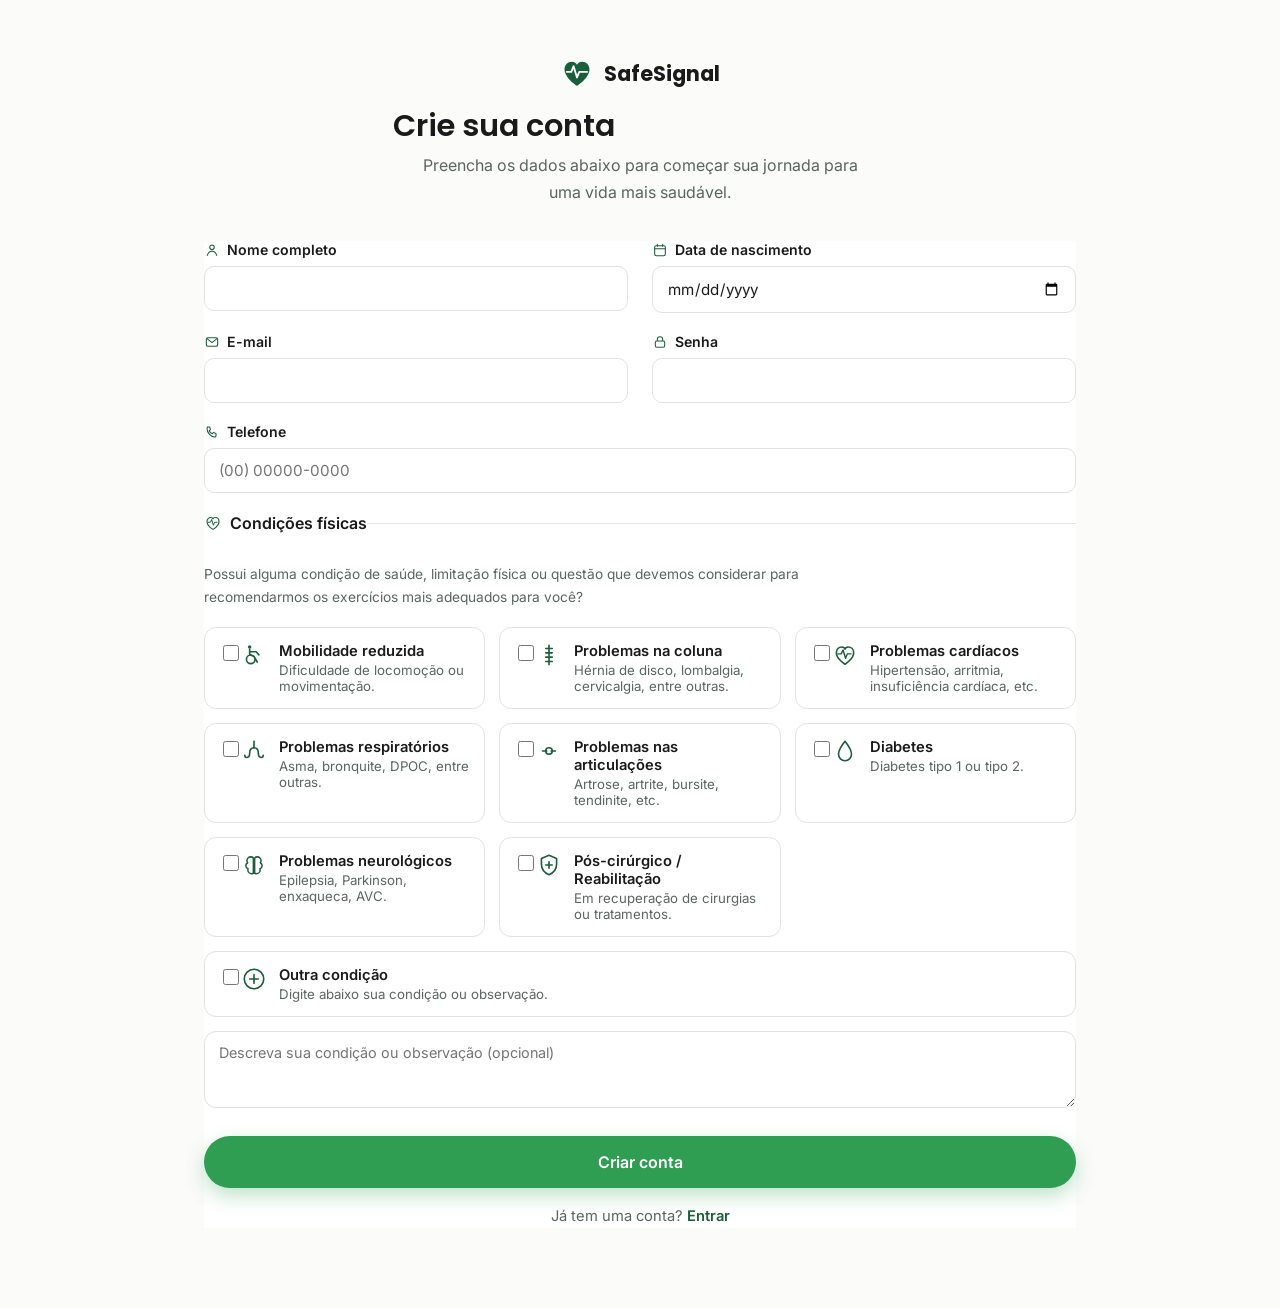
<file: cadastro.html>
<!DOCTYPE html>
<html lang="pt-BR">
<head>
<meta charset="UTF-8">
<meta name="viewport" content="width=device-width, initial-scale=1.0">
<title>Crie sua conta — SafeSignal</title>
<link rel="preconnect" href="https://fonts.googleapis.com">
<link rel="preconnect" href="https://fonts.gstatic.com" crossorigin>
<link href="https://fonts.googleapis.com/css2?family=Poppins:wght@400;500;600;700;800&family=Inter:wght@400;500;600&display=swap" rel="stylesheet">
<link rel="stylesheet" href="styles.css">
</head>
<body class="signup-page">

<main class="signup-wrap">
  <div class="container signup-container">

    <div class="signup-header">
      <a href="index.html" class="logo logo-center">
        <svg width="34" height="34" viewBox="0 0 30 30" fill="none"><path d="M15 26.5s-11-6.9-11-14.7C4 7.6 7 5 10.3 5c2.1 0 3.9 1.1 4.7 2.8C15.8 6.1 17.6 5 19.7 5 23 5 26 7.6 26 11.8 26 19.6 15 26.5 15 26.5z" fill="#1B5E3B"/><path d="M6 14h4l2-5 3 10 2-5h7" stroke="#fff" stroke-width="1.6" stroke-linecap="round" stroke-linejoin="round"/></svg>
        <span>SafeSignal</span>
      </a>
      <h1>Crie sua conta</h1>
      <p>Preencha os dados abaixo para começar sua jornada para uma vida mais saudável.</p>
    </div>

    <form class="signup-form" id="signupForm" novalidate>

      <div class="signup-row">
        <div class="field">
          <label for="fullName"><svg width="16" height="16" viewBox="0 0 24 24" fill="none"><circle cx="12" cy="8" r="3.4" stroke="#1B5E3B" stroke-width="1.6"/><path d="M5 20c1.2-3.8 4.2-6 7-6s5.8 2.2 7 6" stroke="#1B5E3B" stroke-width="1.6" stroke-linecap="round"/></svg> Nome completo</label>
          <input type="text" id="fullName" name="fullName" required>
        </div>
        <div class="field">
          <label for="birthDate"><svg width="16" height="16" viewBox="0 0 24 24" fill="none"><rect x="4" y="5.5" width="16" height="15" rx="2.5" stroke="#1B5E3B" stroke-width="1.6"/><path d="M4 10h16M8 3.5v3M16 3.5v3" stroke="#1B5E3B" stroke-width="1.6" stroke-linecap="round"/></svg> Data de nascimento</label>
          <input type="date" id="birthDate" name="birthDate" required>
        </div>
      </div>

      <div class="signup-row">
        <div class="field">
          <label for="email"><svg width="16" height="16" viewBox="0 0 24 24" fill="none"><rect x="3.5" y="5.5" width="17" height="13" rx="2.5" stroke="#1B5E3B" stroke-width="1.6"/><path d="M4.5 7l7.5 6 7.5-6" stroke="#1B5E3B" stroke-width="1.6" stroke-linecap="round" stroke-linejoin="round"/></svg> E-mail</label>
          <input type="email" id="email" name="email" required>
        </div>
        <div class="field">
          <label for="password"><svg width="16" height="16" viewBox="0 0 24 24" fill="none"><rect x="5" y="10.5" width="14" height="9.5" rx="2.2" stroke="#1B5E3B" stroke-width="1.6"/><path d="M8 10.5V8a4 4 0 0 1 8 0v2.5" stroke="#1B5E3B" stroke-width="1.6"/></svg> Senha</label>
          <input type="password" id="password" name="password" required minlength="6">
        </div>
      </div>

      <div class="signup-row single">
        <div class="field">
          <label for="phone"><svg width="16" height="16" viewBox="0 0 24 24" fill="none"><path d="M5 4.5h3.4l1.4 4-2 1.5c.9 2.1 2.6 3.8 4.7 4.7l1.5-2 4 1.4V17.5c0 1.1-.9 2-2 2C10.6 19.5 4.5 13.4 4.5 6.5c0-1.1.9-2 2-2z" stroke="#1B5E3B" stroke-width="1.6" stroke-linejoin="round"/></svg> Telefone</label>
          <input type="tel" id="phone" name="phone" placeholder="(00) 00000-0000">
        </div>
      </div>

      <fieldset class="conditions">
        <legend>
          <svg width="18" height="18" viewBox="0 0 24 24" fill="none"><path d="M12 20.5s-8-4.9-8-10.6C4 6.7 6.3 4.6 9 4.6c1.4 0 2.7.7 3 2 .3-1.3 1.6-2 3-2 2.7 0 5 2.1 5 5.3 0 5.7-8 10.6-8 10.6z" stroke="#1B5E3B" stroke-width="1.5" stroke-linejoin="round"/><path d="M5.5 11h3l1.7-3.6L12.5 15l1.6-4h3.4" stroke="#1B5E3B" stroke-width="1.3" stroke-linecap="round" stroke-linejoin="round"/></svg>
          Condições físicas
        </legend>
        <p class="conditions-hint">Possui alguma condição de saúde, limitação física ou questão que devemos considerar para recomendarmos os exercícios mais adequados para você?</p>

        <div class="conditions-grid">
          <label class="condition-card">
            <input type="checkbox" name="condicoes" value="mobilidade-reduzida">
            <svg width="26" height="26" viewBox="0 0 24 24" fill="none"><circle cx="9" cy="16" r="4" stroke="#1B5E3B" stroke-width="1.5"/><circle cx="8" cy="4.5" r="1.6" fill="#1B5E3B"/><path d="M8 6.5v5l4 2 3 5M8 9h6l2.5 3" stroke="#1B5E3B" stroke-width="1.5" stroke-linecap="round" stroke-linejoin="round"/></svg>
            <span><strong>Mobilidade reduzida</strong>Dificuldade de locomoção ou movimentação.</span>
          </label>

          <label class="condition-card">
            <input type="checkbox" name="condicoes" value="problemas-coluna">
            <svg width="26" height="26" viewBox="0 0 24 24" fill="none"><path d="M12 3v18M9 6h6M9 10h6M9 14h6M9 18h6" stroke="#1B5E3B" stroke-width="1.5" stroke-linecap="round"/></svg>
            <span><strong>Problemas na coluna</strong>Hérnia de disco, lombalgia, cervicalgia, entre outras.</span>
          </label>

          <label class="condition-card">
            <input type="checkbox" name="condicoes" value="problemas-cardiacos">
            <svg width="26" height="26" viewBox="0 0 24 24" fill="none"><path d="M12 20.5s-8-4.9-8-10.6C4 6.7 6.3 4.6 9 4.6c1.4 0 2.7.7 3 2 .3-1.3 1.6-2 3-2 2.7 0 5 2.1 5 5.3 0 5.7-8 10.6-8 10.6z" stroke="#1B5E3B" stroke-width="1.5" stroke-linejoin="round"/><path d="M5.5 11h3l1.7-3.6L12.5 15l1.6-4h3.4" stroke="#1B5E3B" stroke-width="1.3" stroke-linecap="round" stroke-linejoin="round"/></svg>
            <span><strong>Problemas cardíacos</strong>Hipertensão, arritmia, insuficiência cardíaca, etc.</span>
          </label>

          <label class="condition-card">
            <input type="checkbox" name="condicoes" value="problemas-respiratorios">
            <svg width="26" height="26" viewBox="0 0 24 24" fill="none"><path d="M12 3v6" stroke="#1B5E3B" stroke-width="1.5" stroke-linecap="round"/><path d="M12 9c-1.5 0-4 1-4 5 0 3-1.5 4-3 4-1 0-1.5-1-1.5-2" stroke="#1B5E3B" stroke-width="1.5" stroke-linecap="round"/><path d="M12 9c1.5 0 4 1 4 5 0 3 1.5 4 3 4 1 0 1.5-1 1.5-2" stroke="#1B5E3B" stroke-width="1.5" stroke-linecap="round"/></svg>
            <span><strong>Problemas respiratórios</strong>Asma, bronquite, DPOC, entre outras.</span>
          </label>

          <label class="condition-card">
            <input type="checkbox" name="condicoes" value="problemas-articulacoes">
            <svg width="26" height="26" viewBox="0 0 24 24" fill="none"><path d="M6 12h4M14 12h4" stroke="#1B5E3B" stroke-width="1.5" stroke-linecap="round"/><circle cx="12" cy="12" r="3" stroke="#1B5E3B" stroke-width="1.5"/></svg>
            <span><strong>Problemas nas articulações</strong>Artrose, artrite, bursite, tendinite, etc.</span>
          </label>

          <label class="condition-card">
            <input type="checkbox" name="condicoes" value="diabetes">
            <svg width="26" height="26" viewBox="0 0 24 24" fill="none"><path d="M12 3s6 7.5 6 12a6 6 0 0 1-12 0c0-4.5 6-12 6-12z" stroke="#1B5E3B" stroke-width="1.5" stroke-linejoin="round"/></svg>
            <span><strong>Diabetes</strong>Diabetes tipo 1 ou tipo 2.</span>
          </label>

          <label class="condition-card">
            <input type="checkbox" name="condicoes" value="problemas-neurologicos">
            <svg width="26" height="26" viewBox="0 0 24 24" fill="none"><path d="M9 4.5c-2 0-3.5 1.6-3.5 3.4 0 .8.3 1.5.7 2-1 .5-1.7 1.5-1.7 2.7 0 1.3.8 2.4 2 2.8-.1.3-.2.7-.2 1.1 0 1.9 1.6 3.5 3.5 3.5.6 0 1.1-.1 1.6-.4V6.3c0-1-.9-1.8-2-1.8z" stroke="#1B5E3B" stroke-width="1.4" stroke-linejoin="round"/><path d="M15 4.5c2 0 3.5 1.6 3.5 3.4 0 .8-.3 1.5-.7 2 1 .5 1.7 1.5 1.7 2.7 0 1.3-.8 2.4-2 2.8.1.3.2.7.2 1.1 0 1.9-1.6 3.5-3.5 3.5-.6 0-1.1-.1-1.6-.4V6.3c0-1 .9-1.8 2-1.8z" stroke="#1B5E3B" stroke-width="1.4" stroke-linejoin="round"/></svg>
            <span><strong>Problemas neurológicos</strong>Epilepsia, Parkinson, enxaqueca, AVC.</span>
          </label>

          <label class="condition-card">
            <input type="checkbox" name="condicoes" value="pos-cirurgico">
            <svg width="26" height="26" viewBox="0 0 24 24" fill="none"><path d="M12 3l7 3v5c0 5-3.4 8.4-7 10-3.6-1.6-7-5-7-10V6l7-3z" stroke="#1B5E3B" stroke-width="1.5" stroke-linejoin="round"/><path d="M9 12h6M12 9v6" stroke="#1B5E3B" stroke-width="1.5" stroke-linecap="round"/></svg>
            <span><strong>Pós-cirúrgico / Reabilitação</strong>Em recuperação de cirurgias ou tratamentos.</span>
          </label>

          <label class="condition-card condition-other">
            <input type="checkbox" id="otherConditionCheck" name="condicoes" value="outra">
            <svg width="26" height="26" viewBox="0 0 24 24" fill="none"><circle cx="12" cy="12" r="9" stroke="#1B5E3B" stroke-width="1.5"/><path d="M12 8v8M8 12h8" stroke="#1B5E3B" stroke-width="1.5" stroke-linecap="round"/></svg>
            <span><strong>Outra condição</strong>Digite abaixo sua condição ou observação.</span>
          </label>
        </div>

        <textarea id="otherConditionText" name="outraCondicao" placeholder="Descreva sua condição ou observação (opcional)" rows="3"></textarea>
      </fieldset>

      <button type="submit" class="btn btn-primary btn-block btn-lg">Criar conta</button>
      <p class="signup-login-link">Já tem uma conta? <a href="index.html#login">Entrar</a></p>
    </form>

  </div>
</main>

<div class="toast" id="toast"></div>

<script src="script.js"></script>
</body>
</html>
</file>
<file: styles.css>
:root{
  --green-dark:#1B5E3B;
  --green-darker:#154A2F;
  --green:#2F9E52;
  --green-light:#EAF6EE;
  --gray-bg:#F5F5F5;
  --text:#1A1A1A;
  --text-muted:#5B6560;
  --white:#ffffff;
  --radius:16px;
  --radius-pill:999px;
  --shadow:0 10px 30px rgba(15,45,30,.08);
  --container:1240px;
}

*{box-sizing:border-box;}
html{scroll-behavior:smooth;}
body{
  margin:0;
  font-family:'Inter',sans-serif;
  color:var(--text);
  background:var(--white);
  -webkit-font-smoothing:antialiased;
}
h1,h2,h3,.logo span{font-family:'Poppins',sans-serif;}
h1,h2,h3{margin:0 0 .5em 0;line-height:1.2;font-weight:600;}
p{margin:0 0 1em 0;color:var(--text-muted);line-height:1.65;}
a{color:inherit;text-decoration:none;}
img{max-width:100%;display:block;}
ul{list-style:none;margin:0;padding:0;}
button{font-family:inherit;cursor:pointer;}
:focus-visible{outline:3px solid #8fd6ab;outline-offset:2px;}

.container{
  width:100%;
  max-width:var(--container);
  margin:0 auto;
  padding:0 24px;
}

/* ---------- Buttons ---------- */
.btn{
  display:inline-flex;
  align-items:center;
  justify-content:center;
  gap:8px;
  padding:14px 28px;
  border-radius:var(--radius-pill);
  font-weight:600;
  font-size:.95rem;
  border:none;
  transition:transform .15s ease, box-shadow .15s ease, background .15s ease;
  white-space:nowrap;
}
.btn:hover{transform:translateY(-2px);}
.btn-primary{background:var(--green);color:#fff;box-shadow:0 8px 20px rgba(47,158,82,.3);}
.btn-primary:hover{background:#288b47;}
.btn-block{width:100%;}
.btn-white-pill{background:#fff;color:var(--green-dark);}
.btn-white-pill:hover{background:#eafaf0;}
.btn-outline-pill{
  background:transparent;
  border:1.5px solid rgba(255,255,255,.7);
  color:#fff;
  padding:10px 20px;
}
.btn-outline-pill:hover{background:rgba(255,255,255,.12);}
.arrow{display:inline-block;transition:transform .15s ease;}
.btn:hover .arrow{transform:translateX(3px);}

.eyebrow{
  color:var(--green);
  font-weight:600;
  font-size:.95rem;
  margin-bottom:8px;
}
.center{text-align:center;margin-left:auto;margin-right:auto;}

/* ---------- Header ---------- */
.site-header{
  background:var(--green-dark);
  position:sticky;
  top:0;
  z-index:100;
}
.header-inner{
  display:flex;
  align-items:center;
  justify-content:space-between;
  gap:24px;
  height:76px;
}
.logo{display:flex;align-items:center;gap:10px;color:#fff;font-weight:700;font-size:1.2rem;flex-shrink:0;}
.main-nav{display:flex;align-items:center;gap:32px;margin-left:8px;}
.main-nav a{color:rgba(255,255,255,.85);font-weight:500;font-size:.95rem;padding:6px 0;border-bottom:2px solid transparent;}
.main-nav a:hover,.main-nav a.active{color:#fff;border-bottom-color:#fff;}
.header-login{margin-left:auto;flex-shrink:0;}
.menu-toggle{
  display:none;
  background:none;border:none;
  flex-direction:column;gap:5px;
  padding:6px;
}
.menu-toggle span{width:24px;height:2px;background:#fff;display:block;border-radius:2px;}

/* ---------- Hero ---------- */
.hero{padding:64px 0 40px;}
.hero-grid{
  display:grid;
  grid-template-columns:1.05fr .95fr;
  gap:48px;
  align-items:center;
}
.hero-text{max-width:520px;}
h1{font-size:2.6rem;max-width:600px;}
.text-accent{color:var(--green);}
.hero-features{
  display:grid;
  grid-template-columns:repeat(3,1fr);
  gap:24px;
  margin:32px 0 32px;
}
.hero-feature h3{font-size:1.02rem;margin:10px 0 6px;}
.hero-feature p{font-size:.86rem;margin:0;}
.hero-media{position:relative;}
.hero-media-blob{
  position:absolute;
  inset:0;
  background:var(--green-light);
  border-radius:50% 50% 4% 50%/50% 50% 50% 4%;
  transform:scale(1.05);
  z-index:0;
}
.hero-img{
  position:relative;
  z-index:1;
  border-radius:50% 50% 4% 50%/50% 50% 50% 4%;
  width:100%;
  aspect-ratio:4/4.6;
  object-fit:cover;
}

/* ---------- Programs ---------- */
.programs{background:var(--gray-bg);padding:80px 0;}
.programs-grid{
  display:grid;
  grid-template-columns:.9fr 1.1fr;
  gap:56px;
  align-items:center;
}
.programs-media img{border-radius:var(--radius);width:100%;height:460px;object-fit:cover;box-shadow:var(--shadow);}
.programs-copy h2{font-size:2rem;max-width:480px;}
.check-list{margin:28px 0 24px;}
.check-list li{
  display:flex;align-items:center;gap:12px;
  padding:9px 0;
  font-size:1.02rem;
  color:var(--text);
}
.check{
  width:24px;height:24px;flex-shrink:0;
  border-radius:50%;
  background:var(--green);
  color:#fff;
  display:flex;align-items:center;justify-content:center;
  font-size:.75rem;font-weight:700;
}
.carousel-controls{display:flex;align-items:center;gap:18px;}
.carousel-controls button{
  width:38px;height:38px;border-radius:50%;
  border:1.5px solid #d6dcd8;
  background:#fff;
  font-size:1.2rem;color:var(--green-dark);
  display:flex;align-items:center;justify-content:center;
}
.carousel-controls button:hover{background:var(--green);color:#fff;border-color:var(--green);}
#carouselCount{color:var(--text-muted);font-weight:500;font-size:.9rem;}

/* ---------- CTA strip ---------- */
.cta-strip{background:var(--green-dark);padding:36px 0;}
.cta-strip-inner{
  display:flex;align-items:center;justify-content:space-between;gap:24px;flex-wrap:wrap;
}
.cta-strip-text{display:flex;align-items:center;gap:18px;}
.cta-strip-text p{color:rgba(255,255,255,.85);margin:0 0 2px;font-size:.9rem;}
.cta-strip-text h2{color:#fff;margin:0;font-size:1.5rem;}

/* ---------- Why ---------- */
.why{padding:90px 0;}
.why h2{font-size:2rem;max-width:600px;margin:0 auto 48px;}
.why-grid{
  display:grid;
  grid-template-columns:repeat(4,1fr);
}
.why-item{
  padding:0 28px;
  text-align:center;
  border-left:1px solid #e4e8e5;
}
.why-item:first-child{border-left:none;}
.why-item h3{font-size:1.05rem;margin:16px 0 10px;}
.why-item p{font-size:.9rem;}

/* ---------- Dark strip ---------- */
.dark-strip{background:var(--green-dark);padding:56px 0;}
.dark-strip-inner{display:flex;align-items:center;gap:40px;}
.dark-strip-left{display:flex;align-items:center;gap:18px;flex:1;min-width:280px;}
.dark-strip-left h2{color:#fff;margin:0;font-size:1.7rem;max-width:360px;}
.dark-strip-divider{width:1px;align-self:stretch;background:rgba(255,255,255,.25);}
.dark-strip-right{flex:1;min-width:280px;display:flex;flex-direction:column;gap:18px;align-items:flex-start;}
.dark-strip-right p{color:rgba(255,255,255,.85);margin:0;}

/* ---------- About / Quem somos ---------- */
.about{padding:90px 0;}
.about-grid{
  display:grid;
  grid-template-columns:1.1fr .9fr;
  gap:56px;
  align-items:center;
}
.about h2{font-size:2rem;}
.mission-vision{
  display:grid;
  grid-template-columns:1fr 1fr;
  gap:28px;
  margin:28px 0 32px;
  padding-top:24px;
  border-top:1px solid #e4e8e5;
}
.mission-vision h3{font-size:1.02rem;margin:12px 0 6px;}
.mission-vision p{font-size:.86rem;}
.stats{
  display:grid;
  grid-template-columns:repeat(4,1fr);
  gap:20px;
}
.stat{display:flex;align-items:center;gap:10px;}
.stat strong{display:block;font-size:1.3rem;font-family:'Poppins',sans-serif;}
.stat span{display:block;font-size:.78rem;color:var(--text-muted);}
.about-media img{border-radius:var(--radius);width:100%;height:520px;object-fit:cover;box-shadow:var(--shadow);}

/* ---------- Footer ---------- */
.site-footer{background:var(--green-darker);color:rgba(255,255,255,.85);padding:64px 0 0;}
.footer-grid{
  display:grid;
  grid-template-columns:1.3fr .8fr .8fr 1.2fr;
  gap:40px;
  padding-bottom:48px;
  border-bottom:1px solid rgba(255,255,255,.12);
}
.logo-light span{color:#fff;}
.footer-brand p{color:rgba(255,255,255,.65);font-size:.9rem;margin-top:14px;}
.footer-col h4,.footer-login h4{color:#fff;font-family:'Poppins',sans-serif;font-size:1.05rem;margin-bottom:16px;}
.footer-col{display:flex;flex-direction:column;gap:12px;}
.footer-col a{color:rgba(255,255,255,.7);font-size:.92rem;}
.footer-col a:hover{color:#fff;}
.footer-login p{color:rgba(255,255,255,.7);font-size:.88rem;margin:0 0 16px;}
.footer-login form{display:flex;flex-direction:column;gap:12px;}
.footer-login input{
  border:none;border-radius:var(--radius-pill);
  padding:13px 20px;
  font-size:.92rem;
  font-family:inherit;
  background:#fff;
  color:var(--text);
}
.footer-login input::placeholder{color:#8a938e;}
.footer-signup{text-align:center;margin:4px 0 0;font-size:.86rem;color:rgba(255,255,255,.7);}
.footer-signup a{color:#fff;font-weight:600;text-decoration:underline;}
.footer-bottom{padding:20px 24px;text-align:center;}
.footer-bottom p{color:rgba(255,255,255,.55);font-size:.82rem;margin:0;}

/* ---------- Modal ---------- */
.modal-overlay{
  position:fixed;inset:0;
  background:rgba(15,30,22,.55);
  display:flex;align-items:center;justify-content:center;
  padding:20px;
  opacity:0;pointer-events:none;
  transition:opacity .2s ease;
  z-index:1000;
}
.modal-overlay.open{opacity:1;pointer-events:auto;}
.modal{
  background:#fff;
  border-radius:var(--radius);
  padding:36px;
  width:100%;max-width:400px;
  position:relative;
  transform:translateY(12px);
  transition:transform .2s ease;
  box-shadow:0 20px 60px rgba(0,0,0,.25);
}
.modal-overlay.open .modal{transform:translateY(0);}
.modal-close{
  position:absolute;top:16px;right:16px;
  width:32px;height:32px;border-radius:50%;
  border:none;background:var(--gray-bg);
  font-size:1.3rem;line-height:1;color:var(--text);
}
.modal h2{font-size:1.4rem;}
.modal-subtitle{margin-bottom:20px;font-size:.9rem;}
.modal form{display:flex;flex-direction:column;gap:14px;}
.modal label{font-size:.82rem;font-weight:600;margin-bottom:-8px;}
.modal input{
  border:1.5px solid #e0e4e1;
  border-radius:12px;
  padding:12px 16px;
  font-size:.95rem;
  font-family:inherit;
}
.modal input:focus{border-color:var(--green);}
.modal-signup{text-align:center;margin:16px 0 0;font-size:.88rem;}
.modal-signup a{color:var(--green-dark);font-weight:600;}

/* ---------- Toast ---------- */
.toast{
  position:fixed;bottom:24px;left:50%;
  transform:translateX(-50%) translateY(20px);
  background:var(--green-dark);color:#fff;
  padding:14px 24px;border-radius:var(--radius-pill);
  font-size:.9rem;
  opacity:0;pointer-events:none;
  transition:opacity .25s ease, transform .25s ease;
  z-index:1200;
  box-shadow:var(--shadow);
}
.toast.show{opacity:1;transform:translateX(-50%) translateY(0);}

/* ---------- Responsive ---------- */
@media (max-width:980px){
  .hero-grid,.programs-grid,.about-grid{grid-template-columns:1fr;}
  .programs-media{order:-1;}
  .why-grid{grid-template-columns:repeat(2,1fr);row-gap:36px;}
  .why-item{border-left:none;border-top:1px solid #e4e8e5;padding:28px 12px 0;}
  .why-item:first-child{border-top:none;padding-top:0;}
  .stats{grid-template-columns:repeat(2,1fr);row-gap:20px;}
  .footer-grid{grid-template-columns:1fr 1fr;}
  h1{font-size:2.1rem;}
}
@media (max-width:760px){
  .main-nav{
    position:fixed;top:76px;left:0;right:0;
    background:var(--green-dark);
    flex-direction:column;
    align-items:flex-start;
    gap:0;
    padding:8px 24px 16px;
    transform:translateY(-8px);
    opacity:0;pointer-events:none;
    transition:opacity .2s ease, transform .2s ease;
  }
  .main-nav.open{opacity:1;pointer-events:auto;transform:translateY(0);}
  .main-nav a{width:100%;padding:12px 0;border-bottom:1px solid rgba(255,255,255,.12);}
  .menu-toggle{display:flex;}
  .header-login span{display:none;}
  .header-login{padding:10px;}
  .hero-features{grid-template-columns:1fr;}
  .why-grid{grid-template-columns:1fr;}
  .why-item{padding:24px 0 0;}
  .dark-strip-inner{flex-direction:column;align-items:flex-start;}
  .dark-strip-divider{display:none;}
  .footer-grid{grid-template-columns:1fr;}
  .stats{grid-template-columns:1fr 1fr;}
  h1{font-size:1.8rem;}
}

:root{
  --green-dark:#1B5E3B;
  --green-darker:#154A2F;
  --green:#2F9E52;
  --green-light:#EAF6EE;
  --gray-bg:#F5F5F5;
  --text:#1A1A1A;
  --text-muted:#5B6560;
  --white:#ffffff;
  --radius:16px;
  --radius-pill:999px;
  --shadow:0 10px 30px rgba(15,45,30,.08);
  --container:1240px;
}

*{box-sizing:border-box;}
html{scroll-behavior:smooth;}
body{
  margin:0;
  font-family:'Inter',sans-serif;
  color:var(--text);
  background:var(--white);
  -webkit-font-smoothing:antialiased;
}
h1,h2,h3,.logo span{font-family:'Poppins',sans-serif;}
h1,h2,h3{margin:0 0 .5em 0;line-height:1.2;font-weight:600;}
p{margin:0 0 1em 0;color:var(--text-muted);line-height:1.65;}
a{color:inherit;text-decoration:none;}
img{max-width:100%;display:block;}
ul{list-style:none;margin:0;padding:0;}
button{font-family:inherit;cursor:pointer;}
:focus-visible{outline:3px solid #8fd6ab;outline-offset:2px;}

.container{
  width:100%;
  max-width:var(--container);
  margin:0 auto;
  padding:0 24px;
}

/* ---------- Buttons ---------- */
.btn{
  display:inline-flex;
  align-items:center;
  justify-content:center;
  gap:8px;
  padding:14px 28px;
  border-radius:var(--radius-pill);
  font-weight:600;
  font-size:.95rem;
  border:none;
  transition:transform .15s ease, box-shadow .15s ease, background .15s ease;
  white-space:nowrap;
}
.btn:hover{transform:translateY(-2px);}
.btn-primary{background:var(--green);color:#fff;box-shadow:0 8px 20px rgba(47,158,82,.3);}
.btn-primary:hover{background:#288b47;}
.btn-block{width:100%;}
.btn-white-pill{background:#fff;color:var(--green-dark);}
.btn-white-pill:hover{background:#eafaf0;}
.btn-outline-pill{
  background:transparent;
  border:1.5px solid rgba(255,255,255,.7);
  color:#fff;
  padding:10px 20px;
}
.btn-outline-pill:hover{background:rgba(255,255,255,.12);}
.arrow{display:inline-block;transition:transform .15s ease;}
.btn:hover .arrow{transform:translateX(3px);}

.eyebrow{
  color:var(--green);
  font-weight:600;
  font-size:.95rem;
  margin-bottom:8px;
}
.center{text-align:center;margin-left:auto;margin-right:auto;}

/* ---------- Header ---------- */
.site-header{
  background:var(--green-dark);
  position:sticky;
  top:0;
  z-index:100;
}
.header-inner{
  display:flex;
  align-items:center;
  justify-content:space-between;
  gap:24px;
  height:76px;
}
.logo{display:flex;align-items:center;gap:10px;color:#fff;font-weight:700;font-size:1.2rem;flex-shrink:0;}
.main-nav{display:flex;align-items:center;gap:32px;margin-left:8px;}
.main-nav a{color:rgba(255,255,255,.85);font-weight:500;font-size:.95rem;padding:6px 0;border-bottom:2px solid transparent;}
.main-nav a:hover,.main-nav a.active{color:#fff;border-bottom-color:#fff;}
.header-login{margin-left:auto;flex-shrink:0;}
.menu-toggle{
  display:none;
  background:none;border:none;
  flex-direction:column;gap:5px;
  padding:6px;
}
.menu-toggle span{width:24px;height:2px;background:#fff;display:block;border-radius:2px;}

/* ---------- Hero ---------- */
.hero{padding:64px 0 40px;}
.hero-grid{
  display:grid;
  grid-template-columns:1.05fr .95fr;
  gap:48px;
  align-items:center;
}
.hero-text{max-width:520px;}
h1{font-size:2.6rem;max-width:600px;}
.text-accent{color:var(--green);}
.hero-features{
  display:grid;
  grid-template-columns:repeat(3,1fr);
  gap:24px;
  margin:32px 0 32px;
}
.hero-feature h3{font-size:1.02rem;margin:10px 0 6px;}
.hero-feature p{font-size:.86rem;margin:0;}
.hero-media{position:relative;}
.hero-media-blob{
  position:absolute;
  inset:0;
  background:var(--green-light);
  border-radius:50% 50% 4% 50%/50% 50% 50% 4%;
  transform:scale(1.05);
  z-index:0;
}
.hero-img{
  position:relative;
  z-index:1;
  border-radius:50% 50% 4% 50%/50% 50% 50% 4%;
  width:100%;
  aspect-ratio:4/4.6;
  object-fit:cover;
}

/* ---------- Programs ---------- */
.programs{background:var(--gray-bg);padding:80px 0;}
.programs-grid{
  display:grid;
  grid-template-columns:.9fr 1.1fr;
  gap:56px;
  align-items:center;
}
.programs-media img{border-radius:var(--radius);width:100%;height:460px;object-fit:cover;box-shadow:var(--shadow);}
.programs-copy h2{font-size:2rem;max-width:480px;}
.check-list{margin:28px 0 24px;}
.check-list li{
  display:flex;align-items:center;gap:12px;
  padding:9px 0;
  font-size:1.02rem;
  color:var(--text);
}
.check{
  width:24px;height:24px;flex-shrink:0;
  border-radius:50%;
  background:var(--green);
  color:#fff;
  display:flex;align-items:center;justify-content:center;
  font-size:.75rem;font-weight:700;
}
.carousel-controls{display:flex;align-items:center;gap:18px;}
.carousel-controls button{
  width:38px;height:38px;border-radius:50%;
  border:1.5px solid #d6dcd8;
  background:#fff;
  font-size:1.2rem;color:var(--green-dark);
  display:flex;align-items:center;justify-content:center;
}
.carousel-controls button:hover{background:var(--green);color:#fff;border-color:var(--green);}
#carouselCount{color:var(--text-muted);font-weight:500;font-size:.9rem;}

/* ---------- CTA strip ---------- */
.cta-strip{background:var(--green-dark);padding:36px 0;}
.cta-strip-inner{
  display:flex;align-items:center;justify-content:space-between;gap:24px;flex-wrap:wrap;
}
.cta-strip-text{display:flex;align-items:center;gap:18px;}
.cta-strip-text p{color:rgba(255,255,255,.85);margin:0 0 2px;font-size:.9rem;}
.cta-strip-text h2{color:#fff;margin:0;font-size:1.5rem;}

/* ---------- Why ---------- */
.why{padding:90px 0;}
.why h2{font-size:2rem;max-width:600px;margin:0 auto 48px;}
.why-grid{
  display:grid;
  grid-template-columns:repeat(4,1fr);
}
.why-item{
  padding:0 28px;
  text-align:center;
  border-left:1px solid #e4e8e5;
}
.why-item:first-child{border-left:none;}
.why-item h3{font-size:1.05rem;margin:16px 0 10px;}
.why-item p{font-size:.9rem;}

/* ---------- Dark strip ---------- */
.dark-strip{background:var(--green-dark);padding:56px 0;}
.dark-strip-inner{display:flex;align-items:center;gap:40px;}
.dark-strip-left{display:flex;align-items:center;gap:18px;flex:1;min-width:280px;}
.dark-strip-left h2{color:#fff;margin:0;font-size:1.7rem;max-width:360px;}
.dark-strip-divider{width:1px;align-self:stretch;background:rgba(255,255,255,.25);}
.dark-strip-right{flex:1;min-width:280px;display:flex;flex-direction:column;gap:18px;align-items:flex-start;}
.dark-strip-right p{color:rgba(255,255,255,.85);margin:0;}

/* ---------- About / Quem somos ---------- */
.about{padding:90px 0;}
.about-grid{
  display:grid;
  grid-template-columns:1.1fr .9fr;
  gap:56px;
  align-items:center;
}
.about h2{font-size:2rem;}
.mission-vision{
  display:grid;
  grid-template-columns:1fr 1fr;
  gap:28px;
  margin:28px 0 32px;
  padding-top:24px;
  border-top:1px solid #e4e8e5;
}
.mission-vision h3{font-size:1.02rem;margin:12px 0 6px;}
.mission-vision p{font-size:.86rem;}
.stats{
  display:grid;
  grid-template-columns:repeat(4,1fr);
  gap:20px;
}
.stat{display:flex;align-items:center;gap:10px;}
.stat strong{display:block;font-size:1.3rem;font-family:'Poppins',sans-serif;}
.stat span{display:block;font-size:.78rem;color:var(--text-muted);}
.about-media img{border-radius:var(--radius);width:100%;height:520px;object-fit:cover;box-shadow:var(--shadow);}

/* ---------- Footer ---------- */
.site-footer{background:var(--green-darker);color:rgba(255,255,255,.85);padding:64px 0 0;}
.footer-grid{
  display:grid;
  grid-template-columns:1.3fr .8fr .8fr 1.2fr;
  gap:40px;
  padding-bottom:48px;
  border-bottom:1px solid rgba(255,255,255,.12);
}
.logo-light span{color:#fff;}
.footer-brand p{color:rgba(255,255,255,.65);font-size:.9rem;margin-top:14px;}
.footer-col h4,.footer-login h4{color:#fff;font-family:'Poppins',sans-serif;font-size:1.05rem;margin-bottom:16px;}
.footer-col{display:flex;flex-direction:column;gap:12px;}
.footer-col a{color:rgba(255,255,255,.7);font-size:.92rem;}
.footer-col a:hover{color:#fff;}
.footer-login p{color:rgba(255,255,255,.7);font-size:.88rem;margin:0 0 16px;}
.footer-login form{display:flex;flex-direction:column;gap:12px;}
.footer-login input{
  border:none;border-radius:var(--radius-pill);
  padding:13px 20px;
  font-size:.92rem;
  font-family:inherit;
  background:#fff;
  color:var(--text);
}
.footer-login input::placeholder{color:#8a938e;}
.footer-signup{text-align:center;margin:4px 0 0;font-size:.86rem;color:rgba(255,255,255,.7);}
.footer-signup a{color:#fff;font-weight:600;text-decoration:underline;}
.footer-bottom{padding:20px 24px;text-align:center;}
.footer-bottom p{color:rgba(255,255,255,.55);font-size:.82rem;margin:0;}

/* ---------- Modal ---------- */
.modal-overlay{
  position:fixed;inset:0;
  background:rgba(15,30,22,.55);
  display:flex;align-items:center;justify-content:center;
  padding:20px;
  opacity:0;pointer-events:none;
  transition:opacity .2s ease;
  z-index:1000;
}
.modal-overlay.open{opacity:1;pointer-events:auto;}
.modal{
  background:#fff;
  border-radius:var(--radius);
  padding:36px;
  width:100%;max-width:400px;
  position:relative;
  transform:translateY(12px);
  transition:transform .2s ease;
  box-shadow:0 20px 60px rgba(0,0,0,.25);
}
.modal-overlay.open .modal{transform:translateY(0);}
.modal-close{
  position:absolute;top:16px;right:16px;
  width:32px;height:32px;border-radius:50%;
  border:none;background:var(--gray-bg);
  font-size:1.3rem;line-height:1;color:var(--text);
}
.modal h2{font-size:1.4rem;}
.modal-subtitle{margin-bottom:20px;font-size:.9rem;}
.modal form{display:flex;flex-direction:column;gap:14px;}
.modal label{font-size:.82rem;font-weight:600;margin-bottom:-8px;}
.modal input{
  border:1.5px solid #e0e4e1;
  border-radius:12px;
  padding:12px 16px;
  font-size:.95rem;
  font-family:inherit;
}
.modal input:focus{border-color:var(--green);}
.modal-signup{text-align:center;margin:16px 0 0;font-size:.88rem;}
.modal-signup a{color:var(--green-dark);font-weight:600;}

/* ---------- Toast ---------- */
.toast{
  position:fixed;bottom:24px;left:50%;
  transform:translateX(-50%) translateY(20px);
  background:var(--green-dark);color:#fff;
  padding:14px 24px;border-radius:var(--radius-pill);
  font-size:.9rem;
  opacity:0;pointer-events:none;
  transition:opacity .25s ease, transform .25s ease;
  z-index:1200;
  box-shadow:var(--shadow);
}
.toast.show{opacity:1;transform:translateX(-50%) translateY(0);}

/* ---------- Eyebrow com ícone ---------- */
.eyebrow-icon{display:flex;align-items:center;gap:8px;}

/* ---------- Página de cadastro ---------- */
body.signup-page{background:#fbfbfa;}
.signup-wrap{padding:56px 0 80px;}
.signup-container{max-width:920px;}
.signup-header{text-align:center;margin-bottom:36px;}
.logo-center{justify-content:center;color:var(--text);margin-bottom:18px;}
.logo-center span{color:var(--text);font-size:1.3rem;}
.signup-header h1{font-size:1.9rem;margin-bottom:8px;}
.signup-header p{max-width:460px;margin:0 auto;}

.signup-form{background:#fff;}
.signup-row{
  display:grid;
  grid-template-columns:1fr 1fr;
  gap:24px;
  margin-bottom:20px;
}
.signup-row.single{grid-template-columns:1fr;}
.field label{
  display:flex;align-items:center;gap:7px;
  font-size:.88rem;font-weight:600;margin-bottom:8px;
}
.field input{
  width:100%;
  border:1.5px solid #e0e4e1;
  border-radius:10px;
  padding:12px 14px;
  font-size:.95rem;
  font-family:inherit;
  color:var(--text);
}
.field input:focus{border-color:var(--green);}

.conditions{border:none;padding:24px 0 0;margin:12px 0 24px;border-top:1px solid #e4e8e5;}
.conditions legend{
  display:flex;align-items:center;gap:8px;
  font-weight:600;font-size:1rem;padding:0;
  margin-bottom:6px;
}
.conditions-hint{font-size:.86rem;max-width:640px;margin-bottom:18px;}
.conditions-grid{
  display:grid;
  grid-template-columns:repeat(3,1fr);
  gap:14px;
}
.condition-card{
  position:relative;
  display:flex;
  gap:12px;
  align-items:flex-start;
  border:1.5px solid #e0e4e1;
  border-radius:12px;
  padding:14px;
  cursor:pointer;
  transition:border-color .15s ease, background .15s ease;
}
.condition-card:hover{border-color:#bcd8c7;}
.condition-card input{
  position:absolute;
  top:14px;left:14px;
  width:16px;height:16px;
  accent-color:var(--green);
}
.condition-card svg{flex-shrink:0;margin-left:22px;}
.condition-card span{display:flex;flex-direction:column;gap:2px;font-size:.83rem;color:var(--text-muted);}
.condition-card span strong{color:var(--text);font-size:.92rem;font-weight:600;}
.condition-card:has(input:checked),
.condition-card.is-checked{border-color:var(--green);background:var(--green-light);}
.condition-other{grid-column:1 / -1;}

.conditions textarea{
  width:100%;
  margin-top:14px;
  border:1.5px solid #e0e4e1;
  border-radius:12px;
  padding:12px 14px;
  font-family:inherit;
  font-size:.9rem;
  resize:vertical;
  color:var(--text);
}
.conditions textarea:focus{border-color:var(--green);}

.btn-lg{padding:16px 28px;font-size:1rem;}
.signup-login-link{text-align:center;margin:16px 0 0;font-size:.92rem;}
.signup-login-link a{color:var(--green-dark);font-weight:600;}

/* ---------- Planos (pricing) ---------- */
.plans-hero{padding:64px 0 48px;}
.plans-hero .hero-copy{max-width:560px;}
.pricing{padding:0 0 90px;}
.pricing-grid{
  display:grid;
  grid-template-columns:repeat(3,1fr);
  gap:28px;
  align-items:stretch;
}
.pricing-card{
  position:relative;
  border:1.5px solid #e0e4e1;
  border-radius:var(--radius);
  padding:36px 28px;
  text-align:center;
  display:flex;
  flex-direction:column;
  align-items:center;
  gap:6px;
}
.pricing-card-highlight{
  border-color:var(--green);
  background:var(--green-light);
}
.pricing-badge{
  position:absolute;top:-13px;left:50%;transform:translateX(-50%);
  background:var(--green);color:#fff;
  font-size:.75rem;font-weight:600;
  padding:5px 14px;border-radius:var(--radius-pill);
}
.pricing-card h3{font-size:1.2rem;margin:14px 0 2px;}
.pricing-card .price{
  font-family:'Poppins',sans-serif;
  font-size:2rem;font-weight:700;color:var(--green-dark);
  margin:0 0 28px;
}
.pricing-card .currency{font-size:1.1rem;font-weight:600;vertical-align:top;}
.pricing-card .period{font-size:.95rem;color:var(--text-muted);font-weight:500;}
.pricing-card .btn{margin-top:auto;width:100%;}

/* ---------- Roupas esportivas ---------- */
.apparel{background:var(--green-light);padding:70px 0;}
.apparel-header{text-align:center;max-width:680px;margin:0 auto 40px;}
.apparel-header .eyebrow-icon{justify-content:center;}
.apparel-header h2{font-size:1.9rem;margin:6px 0 10px;}
.apparel-grid{
  display:grid;
  grid-template-columns:repeat(4,1fr);
  gap:22px;
}
.product-card{
  background:#fff;
  border-radius:var(--radius);
  padding:20px;
  text-align:left;
  box-shadow:var(--shadow);
}
.garment-thumb{
  background:var(--gray-bg);
  border-radius:12px;
  padding:16px;
  margin-bottom:14px;
}
.garment-thumb svg{width:100%;height:140px;display:block;}
.garment-thumb .body{fill:#161616;}
.garment-thumb .sleeve{fill:#161616;}
.garment-thumb .trim{fill:var(--green);}
.garment-thumb .logo-heart{fill:#fff;}
.garment-thumb .logo-pulse{stroke:#fff;stroke-width:2.2;fill:none;stroke-linecap:round;stroke-linejoin:round;}
.product-card h3{font-size:.98rem;margin:0 0 8px;min-height:44px;}
.product-card .price{
  font-family:'Poppins',sans-serif;
  font-weight:700;font-size:1.3rem;
  color:var(--green-dark);
  margin:0 0 16px;
}
.product-card .price .currency{font-size:.85rem;font-weight:600;vertical-align:top;}
.apparel-features{
  display:grid;
  grid-template-columns:repeat(4,1fr);
  gap:16px;
  margin-top:44px;
  padding-top:32px;
  border-top:1px solid rgba(27,94,59,.15);
  text-align:center;
}
.apparel-features span{font-weight:600;color:var(--green-dark);font-size:.95rem;}

/* ---------- Responsive ---------- */
@media (max-width:980px){
  .hero-grid,.programs-grid,.about-grid{grid-template-columns:1fr;}
  .programs-media{order:-1;}
  .why-grid{grid-template-columns:repeat(2,1fr);row-gap:36px;}
  .why-item{border-left:none;border-top:1px solid #e4e8e5;padding:28px 12px 0;}
  .why-item:first-child{border-top:none;padding-top:0;}
  .stats{grid-template-columns:repeat(2,1fr);row-gap:20px;}
  .footer-grid{grid-template-columns:1fr 1fr;}
  .pricing-grid{grid-template-columns:1fr;max-width:420px;margin:0 auto;}
  .apparel-grid{grid-template-columns:1fr 1fr;}
  .apparel-features{grid-template-columns:1fr 1fr;row-gap:14px;}
  .conditions-grid{grid-template-columns:1fr 1fr;}
  h1{font-size:2.1rem;}
}
@media (max-width:760px){
  .main-nav{
    position:fixed;top:76px;left:0;right:0;
    background:var(--green-dark);
    flex-direction:column;
    align-items:flex-start;
    gap:0;
    padding:8px 24px 16px;
    transform:translateY(-8px);
    opacity:0;pointer-events:none;
    transition:opacity .2s ease, transform .2s ease;
  }
  .main-nav.open{opacity:1;pointer-events:auto;transform:translateY(0);}
  .main-nav a{width:100%;padding:12px 0;border-bottom:1px solid rgba(255,255,255,.12);}
  .menu-toggle{display:flex;}
  .header-login span{display:none;}
  .header-login{padding:10px;}
  .hero-features{grid-template-columns:1fr;}
  .why-grid{grid-template-columns:1fr;}
  .why-item{padding:24px 0 0;}
  .dark-strip-inner{flex-direction:column;align-items:flex-start;}
  .dark-strip-divider{display:none;}
  .footer-grid{grid-template-columns:1fr;}
  .stats{grid-template-columns:1fr 1fr;}
  .signup-row{grid-template-columns:1fr;}
  .conditions-grid{grid-template-columns:1fr;}
  .apparel-grid{grid-template-columns:1fr;}
  .apparel-features{grid-template-columns:1fr 1fr;}
  h1{font-size:1.8rem;}
}

/* =====================================================
   Página: Exercícios Físicos  (exercicios.html / video.html)
   ===================================================== */

/* ---------- Hero ---------- */
.ex-hero{padding:56px 0 24px;overflow:hidden;}
.ex-hero-grid{
  display:grid;
  grid-template-columns:1.1fr .9fr;
  gap:48px;
  align-items:center;
}
.ex-tag{
  display:inline-flex;align-items:center;gap:10px;
  margin:0 0 14px;
  font-family:'Poppins',sans-serif;font-weight:600;font-size:1.15rem;
  color:var(--green-dark);
}
.ex-hero h1{
  font-size:clamp(2.2rem,4.6vw,3.6rem);
  line-height:1.1;
  max-width:none;
  margin-bottom:20px;
}
.ex-hero-text{font-size:1.12rem;max-width:560px;}
.ex-benefits{
  display:grid;
  grid-template-columns:repeat(3,1fr);
  gap:20px;
  margin-top:32px;
}
.ex-benefit{display:flex;align-items:flex-start;gap:12px;}
.ex-benefit-icon{
  width:52px;height:52px;flex-shrink:0;
  border-radius:50%;
  background:var(--green-light);
  display:flex;align-items:center;justify-content:center;
}
.ex-benefit h3{font-size:.95rem;margin:0 0 4px;color:var(--green-dark);}
.ex-benefit p{font-size:.85rem;line-height:1.45;margin:0;}
.ex-hero-media img{
  width:100%;
  aspect-ratio:1/1;
  object-fit:cover;
  background:var(--green-light);
  border-radius:50% 50% 4% 50%/50% 50% 50% 4%;
}

/* ---------- Seções ---------- */
.ex-section{padding:36px 0;}
.ex-section-head{
  display:flex;align-items:baseline;justify-content:space-between;gap:16px;
  margin-bottom:24px;
}
.ex-section-head h2{font-size:1.9rem;margin:0;}
.ex-link{
  display:inline-flex;align-items:center;gap:8px;
  color:var(--green-dark);font-weight:600;
}
.ex-link:hover .arrow{transform:translateX(3px);}

/* ---------- Cards de vídeo ---------- */
.video-grid{
  display:grid;
  grid-template-columns:repeat(4,1fr);
  gap:28px;
}
.video-card{display:block;}
.video-thumb{
  position:relative;
  aspect-ratio:16/10;
  border-radius:28px;
  overflow:hidden;
  background:var(--green-light);
}
.video-thumb img{width:100%;height:100%;object-fit:cover;transition:transform .35s ease;}
.video-card:hover .video-thumb img{transform:scale(1.04);}
.play{
  position:absolute;top:50%;left:50%;
  width:56px;height:56px;margin:-28px 0 0 -28px;
  border-radius:50%;
  background:#fff;
  display:flex;align-items:center;justify-content:center;
  box-shadow:0 6px 18px rgba(0,0,0,.22);
}
.play svg{margin-left:3px;}
.duration{
  position:absolute;right:14px;bottom:12px;
  background:rgba(0,0,0,.72);color:#fff;
  font-size:.78rem;font-weight:600;
  padding:3px 9px;border-radius:8px;
}
.video-card h3{font-size:.98rem;line-height:1.35;margin:14px 6px 8px;color:var(--green-dark);}
.video-meta{
  display:flex;align-items:center;gap:16px;
  margin:0 6px;
  font-size:.8rem;color:var(--text-muted);
}
.level{display:inline-flex;align-items:flex-end;gap:2px;height:14px;margin-left:auto;}
.level i{width:4px;border-radius:1px;background:#cfd8d2;}
.level i:nth-child(1){height:6px;}
.level i:nth-child(2){height:10px;}
.level i:nth-child(3){height:14px;}
.level[data-level="1"] i:nth-child(1),
.level[data-level="2"] i:nth-child(-n+2),
.level[data-level="3"] i{background:var(--green);}

/* ---------- Escolha seu treino ---------- */
.workout-grid{
  display:grid;
  grid-template-columns:repeat(6,1fr);
  gap:24px;
}
.workout{display:block;text-align:center;}
.workout-photo{
  width:min(100%,150px);
  aspect-ratio:1/1;
  margin:0 auto 16px;
  border-radius:34%;
  overflow:hidden;
  background:var(--green-light);
  transition:box-shadow .2s ease;
}
.workout-photo img{width:100%;height:100%;object-fit:cover;}
.workout:hover .workout-photo{box-shadow:0 0 0 4px var(--green);}
.workout h3{font-size:.98rem;margin:0 0 6px;color:var(--green-dark);}
.workout p{font-size:.86rem;line-height:1.5;margin:0;}

/* ---------- Faixa "Novos vídeos" ---------- */
.ex-banner{padding:36px 0 80px;}
.ex-banner-inner{
  display:grid;
  grid-template-columns:auto 1fr auto 220px;
  align-items:center;
  gap:24px;
  background:var(--green-light);
  border-radius:28px;
  padding:20px 20px 20px 28px;
  overflow:hidden;
}
.ex-banner-icon{
  width:64px;height:64px;
  border-radius:50%;
  background:var(--green-dark);
  display:flex;align-items:center;justify-content:center;
}
.ex-banner-text h2{font-size:1.6rem;color:var(--green-dark);margin:0 0 4px;}
.ex-banner-text p{margin:0;font-size:1.02rem;}
.ex-banner-img{
  width:220px;height:130px;
  object-fit:cover;
  border-radius:20px;
  background:#d5ebdc;
}

/* ---------- Tela do vídeo ---------- */
.vp{padding:32px 0 72px;}
.vp-back{
  display:inline-flex;align-items:center;gap:8px;
  margin-bottom:12px;
  color:var(--green-dark);font-weight:600;font-size:.95rem;
}
.vp-back:hover{text-decoration:underline;}
.vp-label{font-size:1.5rem;color:var(--green-dark);max-width:none;margin:0 0 16px;}
.vp-player{
  position:relative;
  display:block;
  width:100%;
  aspect-ratio:1310/700;
  padding:0;border:none;
  border-radius:40px;
  overflow:hidden;
  background:var(--green-light);
}
.vp-player img{width:100%;height:100%;object-fit:cover;}
.vp-player .play{width:110px;height:110px;margin:-55px 0 0 -55px;transition:transform .2s ease;}
.vp-player:hover .play{transform:scale(1.06);}
.vp-player .play svg{margin-left:6px;}
.vp-player .duration{
  right:28px;bottom:24px;
  font-size:1.6rem;
  padding:8px 20px;border-radius:16px;
}
.vp-title{font-size:1.6rem;margin:24px 0;}
.video-card[aria-current="true"] .video-thumb{outline:3px solid var(--green);outline-offset:3px;}

/* ---------- Responsivo ---------- */
@media (max-width:1100px){
  .video-grid{grid-template-columns:repeat(2,1fr);}
  .workout-grid{grid-template-columns:repeat(3,1fr);row-gap:32px;}
}
@media (max-width:980px){
  .ex-hero-grid{grid-template-columns:1fr;gap:36px;}
  .ex-hero-media{max-width:520px;}
  .ex-banner-inner{grid-template-columns:auto 1fr;}
  .ex-banner-btn{grid-column:1 / -1;justify-self:start;}
  .ex-banner-img{display:none;}
}
@media (max-width:640px){
  .ex-hero{padding-top:36px;}
  .ex-benefits{grid-template-columns:1fr;}
  .ex-section-head{flex-direction:column;align-items:flex-start;gap:8px;}
  .ex-section-head h2{font-size:1.6rem;}
  .video-grid{grid-template-columns:1fr;}
  .workout-grid{grid-template-columns:repeat(2,1fr);}
  .ex-banner-inner{grid-template-columns:1fr;padding:24px;}
  .ex-banner-text h2{font-size:1.35rem;}
  .vp-player{border-radius:24px;aspect-ratio:16/11;}
  .vp-player .play{width:72px;height:72px;margin:-36px 0 0 -36px;}
  .vp-player .play svg{width:28px;height:28px;}
  .vp-player .duration{font-size:1rem;padding:4px 12px;right:14px;bottom:14px;}
}
@media (prefers-reduced-motion:reduce){
  .video-thumb img,.play,.workout-photo{transition:none;}
  .video-card:hover .video-thumb img{transform:none;}
}
</file>
